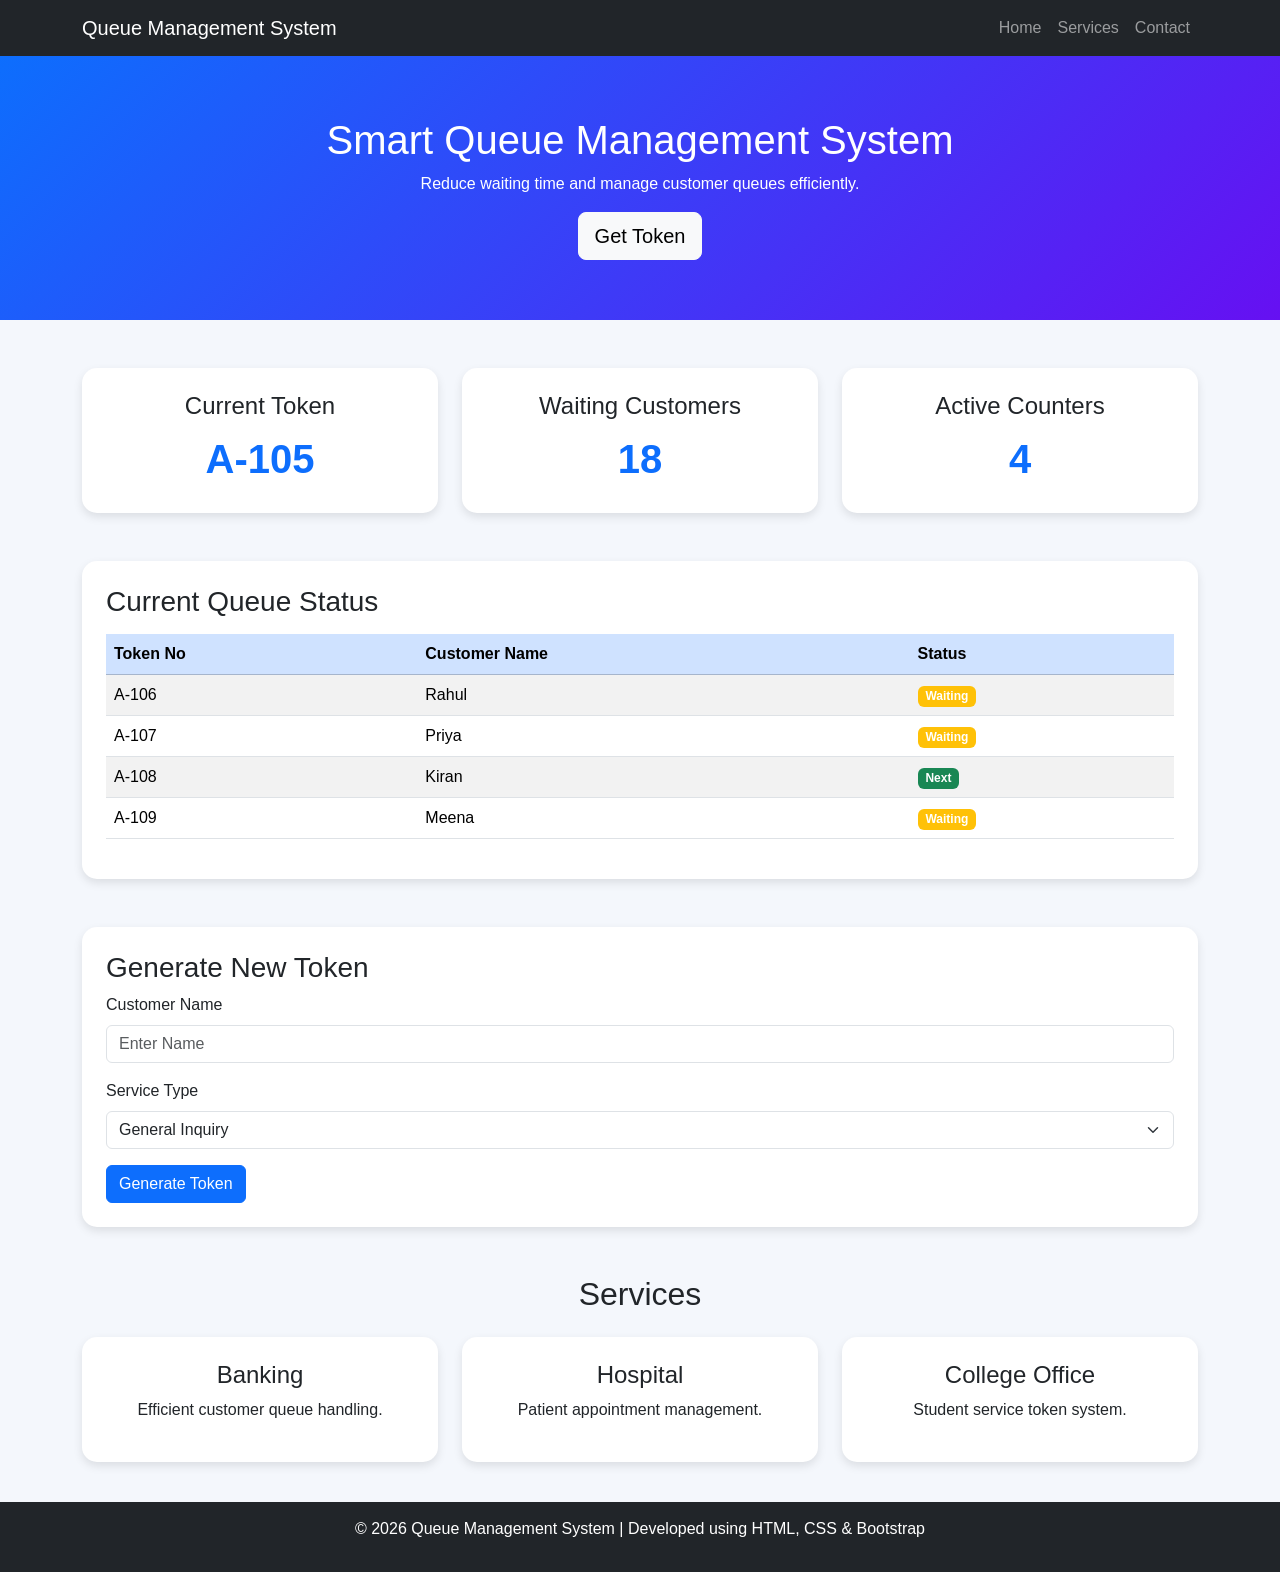
<file: LokeshBanoth_Task1/index.html>
<!DOCTYPE html>
<html lang="en">
<head>
<meta charset="UTF-8">
<meta name="viewport" content="width=device-width, initial-scale=1.0">
<title>Queue Management System</title>

<link href="https://cdn.jsdelivr.net/npm/bootstrap@5.3.3/dist/css/bootstrap.min.css" rel="stylesheet">
<link rel="stylesheet" href="style.css">

</head>

<body>

<!-- Navbar -->
<nav class="navbar navbar-expand-lg navbar-dark bg-dark">
<div class="container">

<a class="navbar-brand" href="#">Queue Management System</a>

<button class="navbar-toggler" type="button" data-bs-toggle="collapse" data-bs-target="#menu">
<span class="navbar-toggler-icon"></span>
</button>

<div class="collapse navbar-collapse" id="menu">

<ul class="navbar-nav ms-auto">
<li class="nav-item"><a class="nav-link" href="#">Home</a></li>
<li class="nav-item"><a class="nav-link" href="#">Services</a></li>
<li class="nav-item"><a class="nav-link" href="#">Contact</a></li>
</ul>

</div>
</div>
</nav>

<!-- Hero Section -->
<section class="main-banner text-center">
<div class="container">

<h1>Smart Queue Management System</h1>
<p>Reduce waiting time and manage customer queues efficiently.</p>

<button class="btn btn-light btn-lg">Get Token</button>

</div>
</section>

<!-- Statistics -->
<section class="container mt-5">

<div class="row g-4">

<div class="col-md-4">
<div class="info-card p-4 text-center">
<h4>Current Token</h4>
<div class="number">A-105</div>
</div>
</div>

<div class="col-md-4">
<div class="info-card p-4 text-center">
<h4>Waiting Customers</h4>
<div class="number">18</div>
</div>
</div>

<div class="col-md-4">
<div class="info-card p-4 text-center">
<h4>Active Counters</h4>
<div class="number">4</div>
</div>
</div>

</div>

</section>

<!-- Queue Table -->
<section class="container mt-5">

<div class="info-card p-4">

<h3 class="mb-3">Current Queue Status</h3>

<div class="table-responsive">

<table class="table table-striped">

<thead class="table-primary">
<tr>
<th>Token No</th>
<th>Customer Name</th>
<th>Status</th>
</tr>
</thead>

<tbody>

<tr>
<td>A-106</td>
<td>Rahul</td>
<td><span class="badge bg-warning">Waiting</span></td>
</tr>

<tr>
<td>A-107</td>
<td>Priya</td>
<td><span class="badge bg-warning">Waiting</span></td>
</tr>

<tr>
<td>A-108</td>
<td>Kiran</td>
<td><span class="badge bg-success">Next</span></td>
</tr>

<tr>
<td>A-109</td>
<td>Meena</td>
<td><span class="badge bg-warning">Waiting</span></td>
</tr>

</tbody>

</table>

</div>

</div>

</section>

<!-- Token Form -->
<section class="container mt-5">

<div class="info-card p-4">

<h3>Generate New Token</h3>

<form>

<div class="mb-3">
<label class="form-label">Customer Name</label>
<input type="text" class="form-control" placeholder="Enter Name">
</div>

<div class="mb-3">
<label class="form-label">Service Type</label>

<select class="form-select">
<option>General Inquiry</option>
<option>Payment</option>
<option>Registration</option>
<option>Support</option>
</select>

</div>

<button class="btn btn-primary">Generate Token</button>

</form>

</div>

</section>

<!-- Services -->
<section class="container mt-5">

<h2 class="text-center mb-4">Services</h2>

<div class="row g-4">

<div class="col-md-4">
<div class="info-card p-4 text-center">
<h4>Banking</h4>
<p>Efficient customer queue handling.</p>
</div>
</div>

<div class="col-md-4">
<div class="info-card p-4 text-center">
<h4>Hospital</h4>
<p>Patient appointment management.</p>
</div>
</div>

<div class="col-md-4">
<div class="info-card p-4 text-center">
<h4>College Office</h4>
<p>Student service token system.</p>
</div>
</div>

</div>

</section>

<!-- Footer -->

<footer class="bottom-footer">
<p>© 2026 Queue Management System | Developed using HTML, CSS & Bootstrap</p>
</footer>

<script src="https://cdn.jsdelivr.net/npm/bootstrap@5.3.3/dist/js/bootstrap.bundle.min.js"></script>

</body>
</html>
</file>
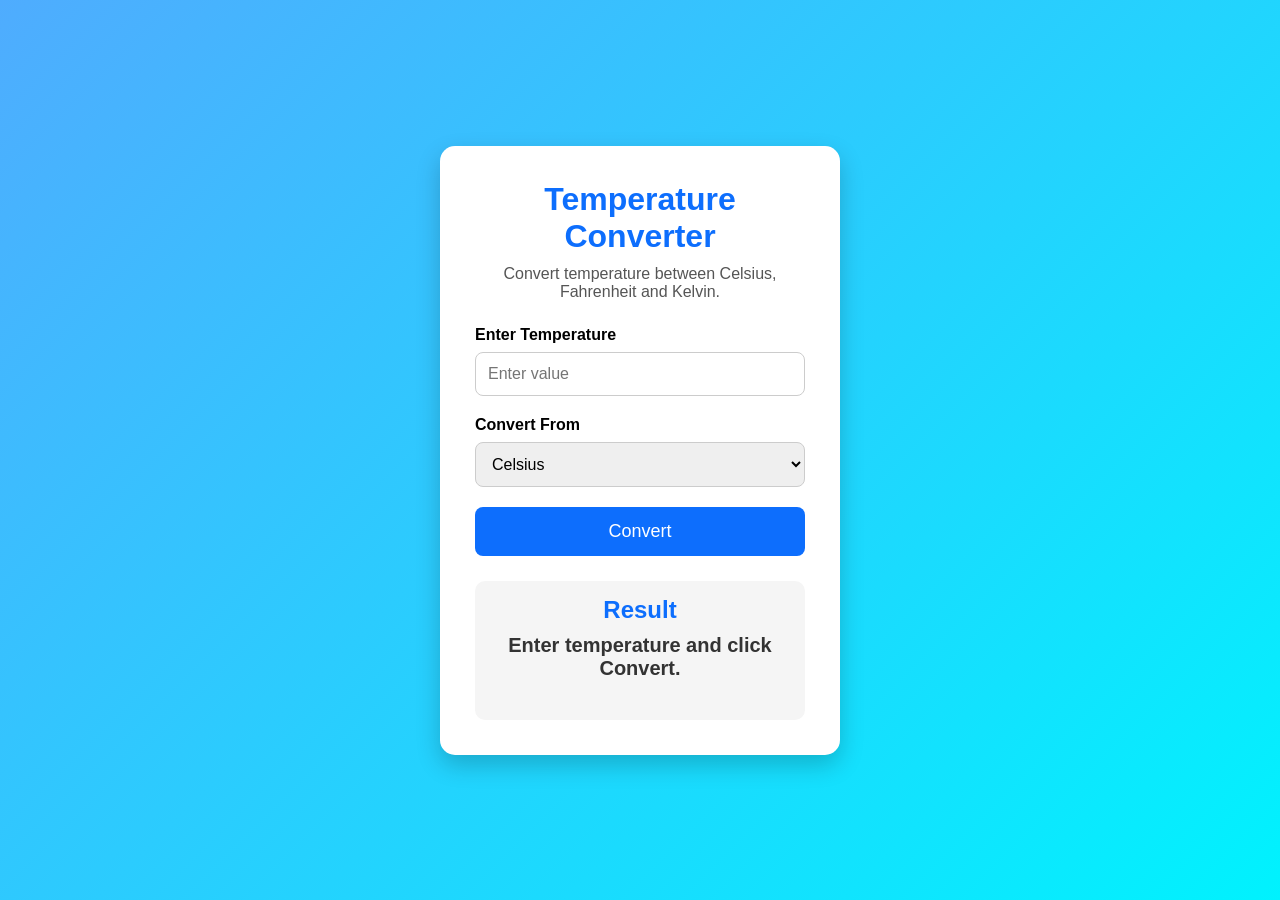
<file: LokeshBanoth_Task3/index.html>
<!DOCTYPE html>
<html lang="en">
<head>
    <meta charset="UTF-8">
    <meta name="viewport" content="width=device-width, initial-scale=1.0">
    <title>Temperature Converter | Lokesh Banoth</title>

    <link rel="stylesheet" href="style.css">
</head>
<body>

    <div class="container">

        <div class="converter-box">

            <h1>Temperature Converter</h1>

            <p>Convert temperature between Celsius, Fahrenheit and Kelvin.</p>

            <div class="input-group">
                <label>Enter Temperature</label>
                <input
                    type="number"
                    id="temperature"
                    placeholder="Enter value">
            </div>

            <div class="input-group">
                <label>Convert From</label>

                <select id="unit">
                    <option value="celsius">Celsius</option>
                    <option value="fahrenheit">Fahrenheit</option>
                    <option value="kelvin">Kelvin</option>
                </select>
            </div>

            <button onclick="convertTemperature()">
                Convert
            </button>

            <div class="result">

                <h2>Result</h2>

                <p id="output">
                    Enter temperature and click Convert.
                </p>

            </div>

        </div>

    </div>

    <script src="script.js"></script>

</body>
</html>
</file>
<file: LokeshBanoth_Task1/style.css>
body{
    background:#f4f7fc;
    font-family:Arial,sans-serif;
}

.main-banner{
    background:linear-gradient(135deg,#0d6efd,#6610f2);
    color:white;
    padding:60px 0;
}

.info-card{
    border:none;
    border-radius:15px;
    box-shadow:0 4px 10px rgba(0,0,0,0.1);
    background:white;
}

.number{
    font-size:40px;
    font-weight:bold;
    color:#0d6efd;
}

.bottom-footer{
    background:#212529;
    color:white;
    text-align:center;
    padding:15px;
    margin-top:40px;
}
</file>
<file: LokeshBanoth_Task3/style.css>
*{
    margin:0;
    padding:0;
    box-sizing:border-box;
    font-family:Arial, sans-serif;
}

body{
    background:linear-gradient(135deg,#4facfe,#00f2fe);
    display:flex;
    justify-content:center;
    align-items:center;
    height:100vh;
}

.container{
    width:100%;
    display:flex;
    justify-content:center;
    align-items:center;
}

.converter-box{
    background:#fff;
    width:400px;
    padding:35px;
    border-radius:15px;
    box-shadow:0 10px 25px rgba(0,0,0,0.2);
    text-align:center;
}

.converter-box h1{
    color:#0d6efd;
    margin-bottom:10px;
}

.converter-box p{
    color:#555;
    margin-bottom:25px;
}

.input-group{
    text-align:left;
    margin-bottom:20px;
}

.input-group label{
    display:block;
    font-weight:bold;
    margin-bottom:8px;
}

.input-group input,
.input-group select{
    width:100%;
    padding:12px;
    border:1px solid #ccc;
    border-radius:8px;
    font-size:16px;
    outline:none;
}

.input-group input:focus,
.input-group select:focus{
    border-color:#0d6efd;
}

button{
    width:100%;
    padding:14px;
    background:#0d6efd;
    color:#fff;
    border:none;
    border-radius:8px;
    font-size:18px;
    cursor:pointer;
    transition:.3s;
}

button:hover{
    background:#084fc7;
}

.result{
    margin-top:25px;
    background:#f5f5f5;
    padding:15px;
    border-radius:10px;
}

.result h2{
    color:#0d6efd;
    margin-bottom:10px;
}

.result p{
    font-size:20px;
    font-weight:bold;
    color:#333;
}

@media(max-width:500px){

.converter-box{
    width:90%;
}

}
</file>
